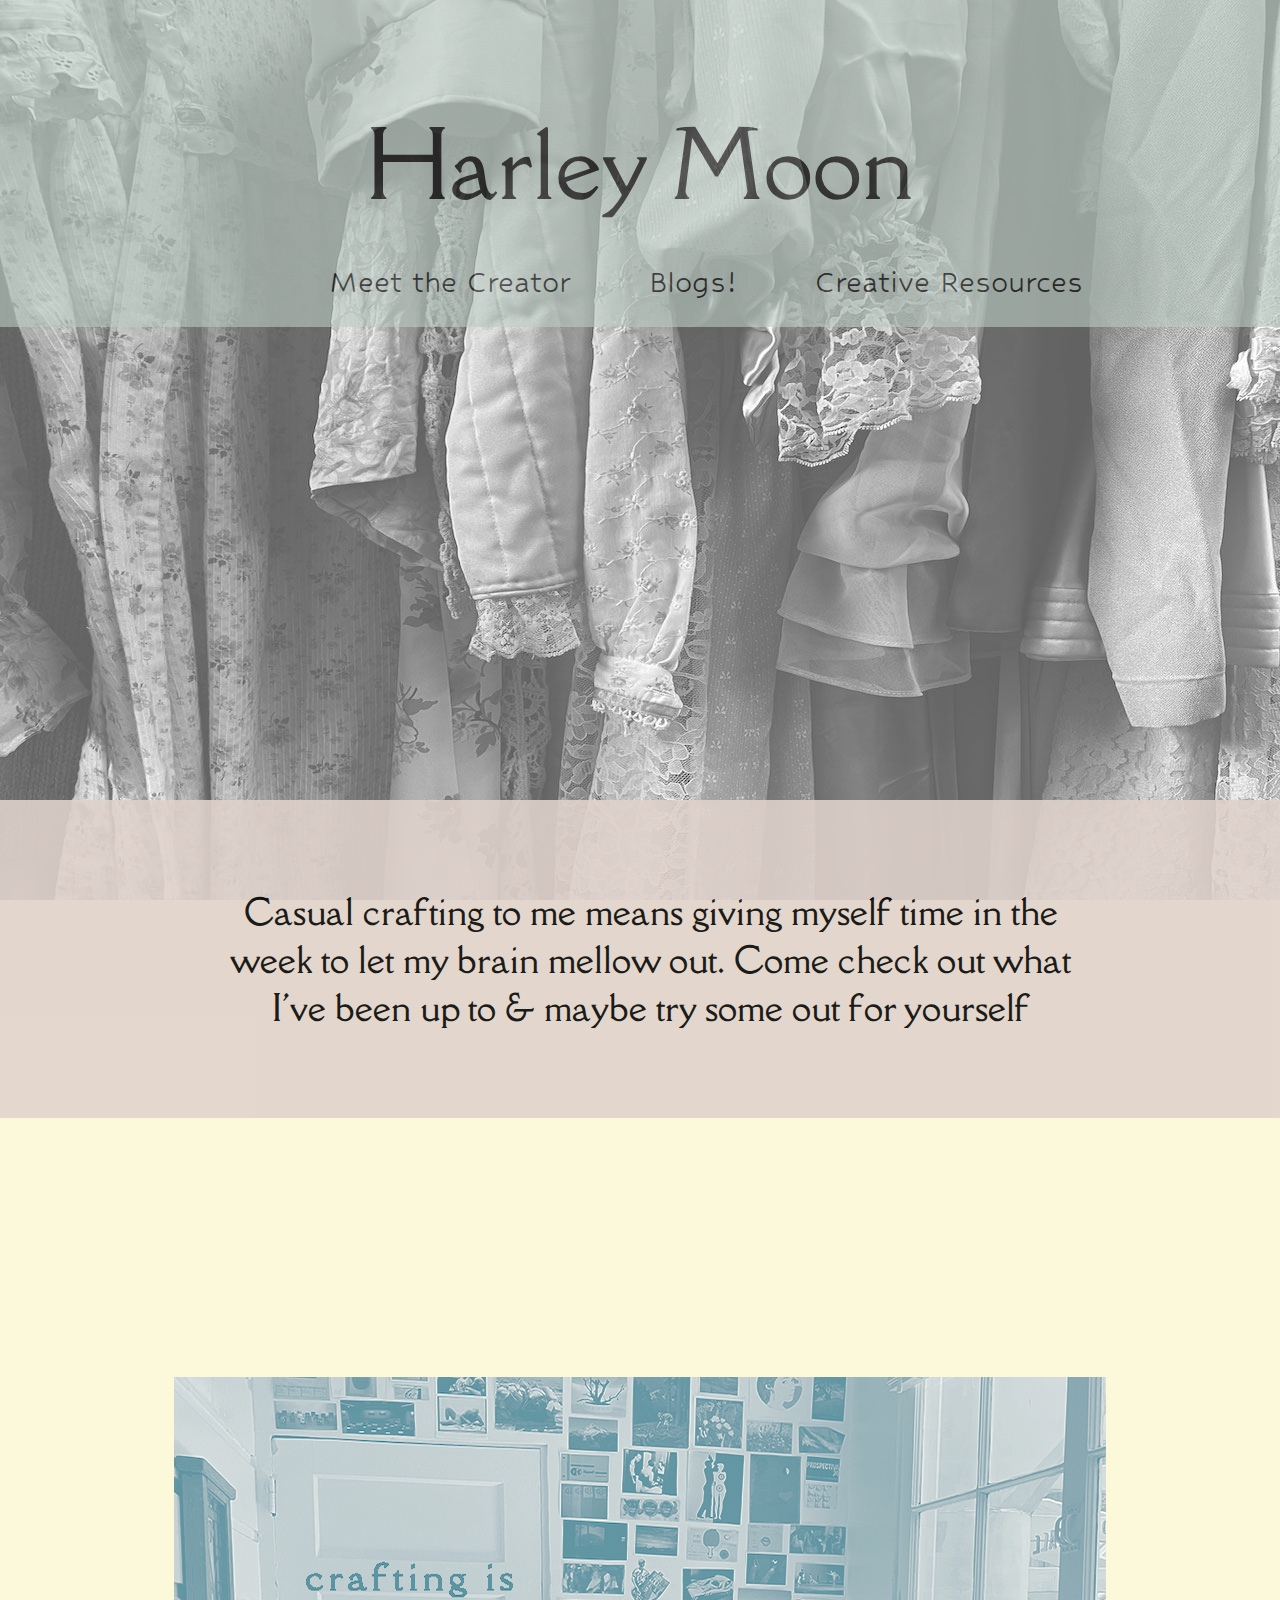
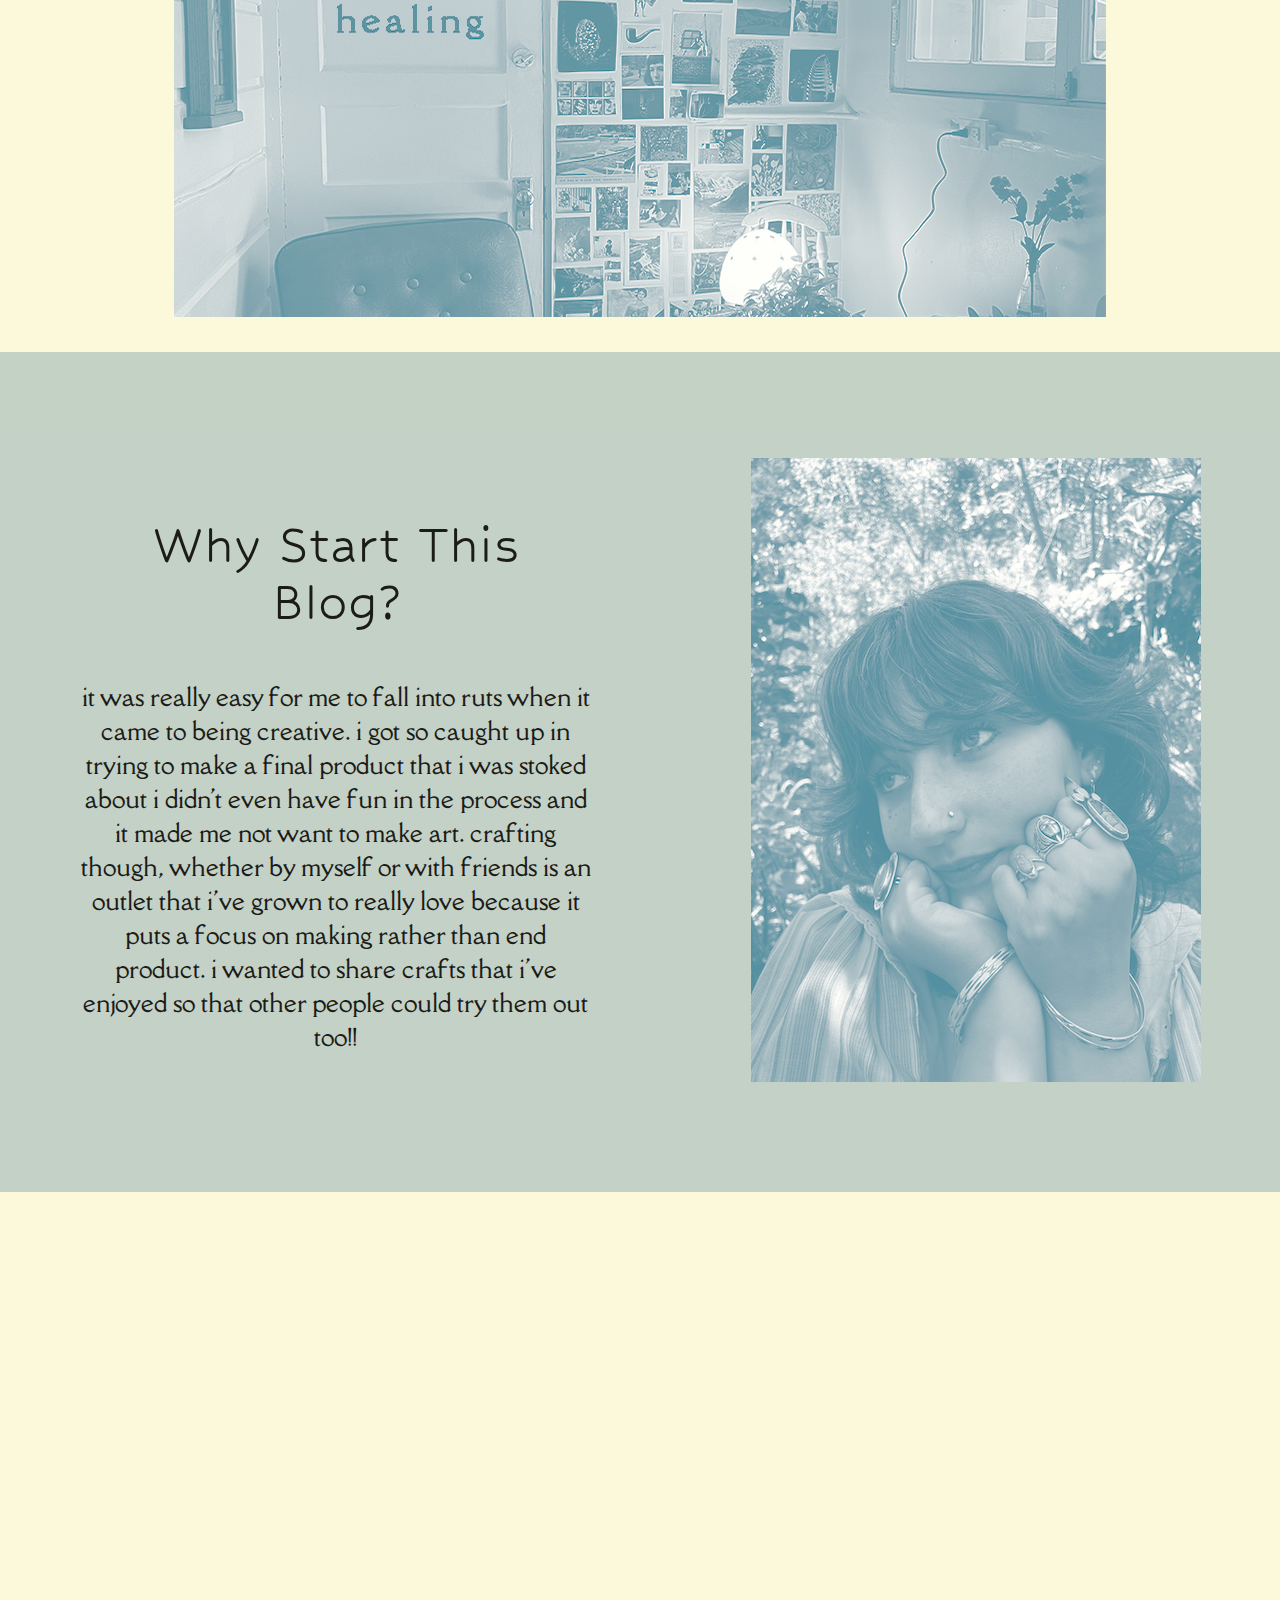
<file: index.html>
<!DOCTYPE html>
<html lang="en">
<head>
    <meta charset="UTF-8">
    <title>Harley Moon Blogs</title>
    <link rel="stylesheet" href="css/mainwebsite.css">
    <link rel="preconnect" href="https://fonts.googleapis.com">
    <link rel="preconnect" href="https://fonts.gstatic.com" crossorigin>
    <link href="https://fonts.googleapis.com/css2?family=Amarante&family=Cardo:ital,wght@0,400;0,700;1,400&family=Cormorant+Garamond:ital,wght@0,300;0,400;0,500;0,600;0,700;1,300;1,400;1,500;1,600;1,700&family=Dancing+Script:wght@400..700&family=Della+Respira&family=Ewert&family=Shadows+Into+Light&display=swap" rel="stylesheet">
    <link href="https://fonts.googleapis.com/css2?family=Hubballi&display=swap" rel="stylesheet">
    <link rel="preconnect" href="https://fonts.googleapis.com">
    <link rel="preconnect" href="https://fonts.gstatic.com" crossorigin>
    <link href="https://fonts.googleapis.com/css2?family=Amarante&family=Cardo:ital,wght@0,400;0,700;1,400&family=Cormorant+Garamond:ital,wght@0,300;0,400;0,500;0,600;0,700;1,300;1,400;1,500;1,600;1,700&family=Dancing+Script:wght@400..700&family=Della+Respira&family=Ewert&family=Hubballi&family=Shadows+Into+Light&display=swap" rel="stylesheet">
</head>
<body> 
    <header>
        <div class="firstsection">
            <div class="dressbackground">
                <div class="headerrectangle">
                    <h1>Harley Moon</h1>
                    <div class="navs">
                        <div class="meetcreator">
                            <a href="meetthecreator/meetcreator.html" target="creator">Meet the Creator</a>
                        </div>
                        <div class="blogs">
                            <a href="blog_1/blog_1.html" target="blog1">Blogs!</a>
                        </div>
                        <div class="creativesources">
                            <a href="creativeresources/creativeresources.html" target="resources">Creative Resources</a>
                        </div>
                    </div>
                </div>
            </div>
            <div class="secondrectangle"> 
                <p>Casual crafting to me means giving myself time in the week to let my brain mellow out. Come check out what I've been up to & maybe try some out for yourself</p>
            </div>
        </div>
    </header>

    <section>
        <div class="yellowsection"> 
            <img src="img/mainpagebanner.png" alt="crafting is healing photo">
        </div>    
    </section>
    

    <section class="greensection"> <!-- flexbox parent-->
       
        <div class="blogblurb"> <!-- article one-->
            
            <h2>Why Start This Blog?</h2>
       
       
            <p>it was really easy for me to fall into ruts when it came to being creative. i got so caught up in trying to make a final product that i was stoked about i didn't even have fun in the process and it made me not want to make art. crafting though, whether by myself or with friends is an outlet that i've grown to really love because it puts a focus on making rather than end product. i wanted to share crafts that i've enjoyed so that other people could try them out too!!</p>
        </div>

        <div class="handsonface"> <!-- article two-->
            <img src="img/facetight.png" alt="girl with hands on face">
        </div>
    </section>
    

    <div class="girlinwindow"> 
    </div>

</body>
</html>
</file>
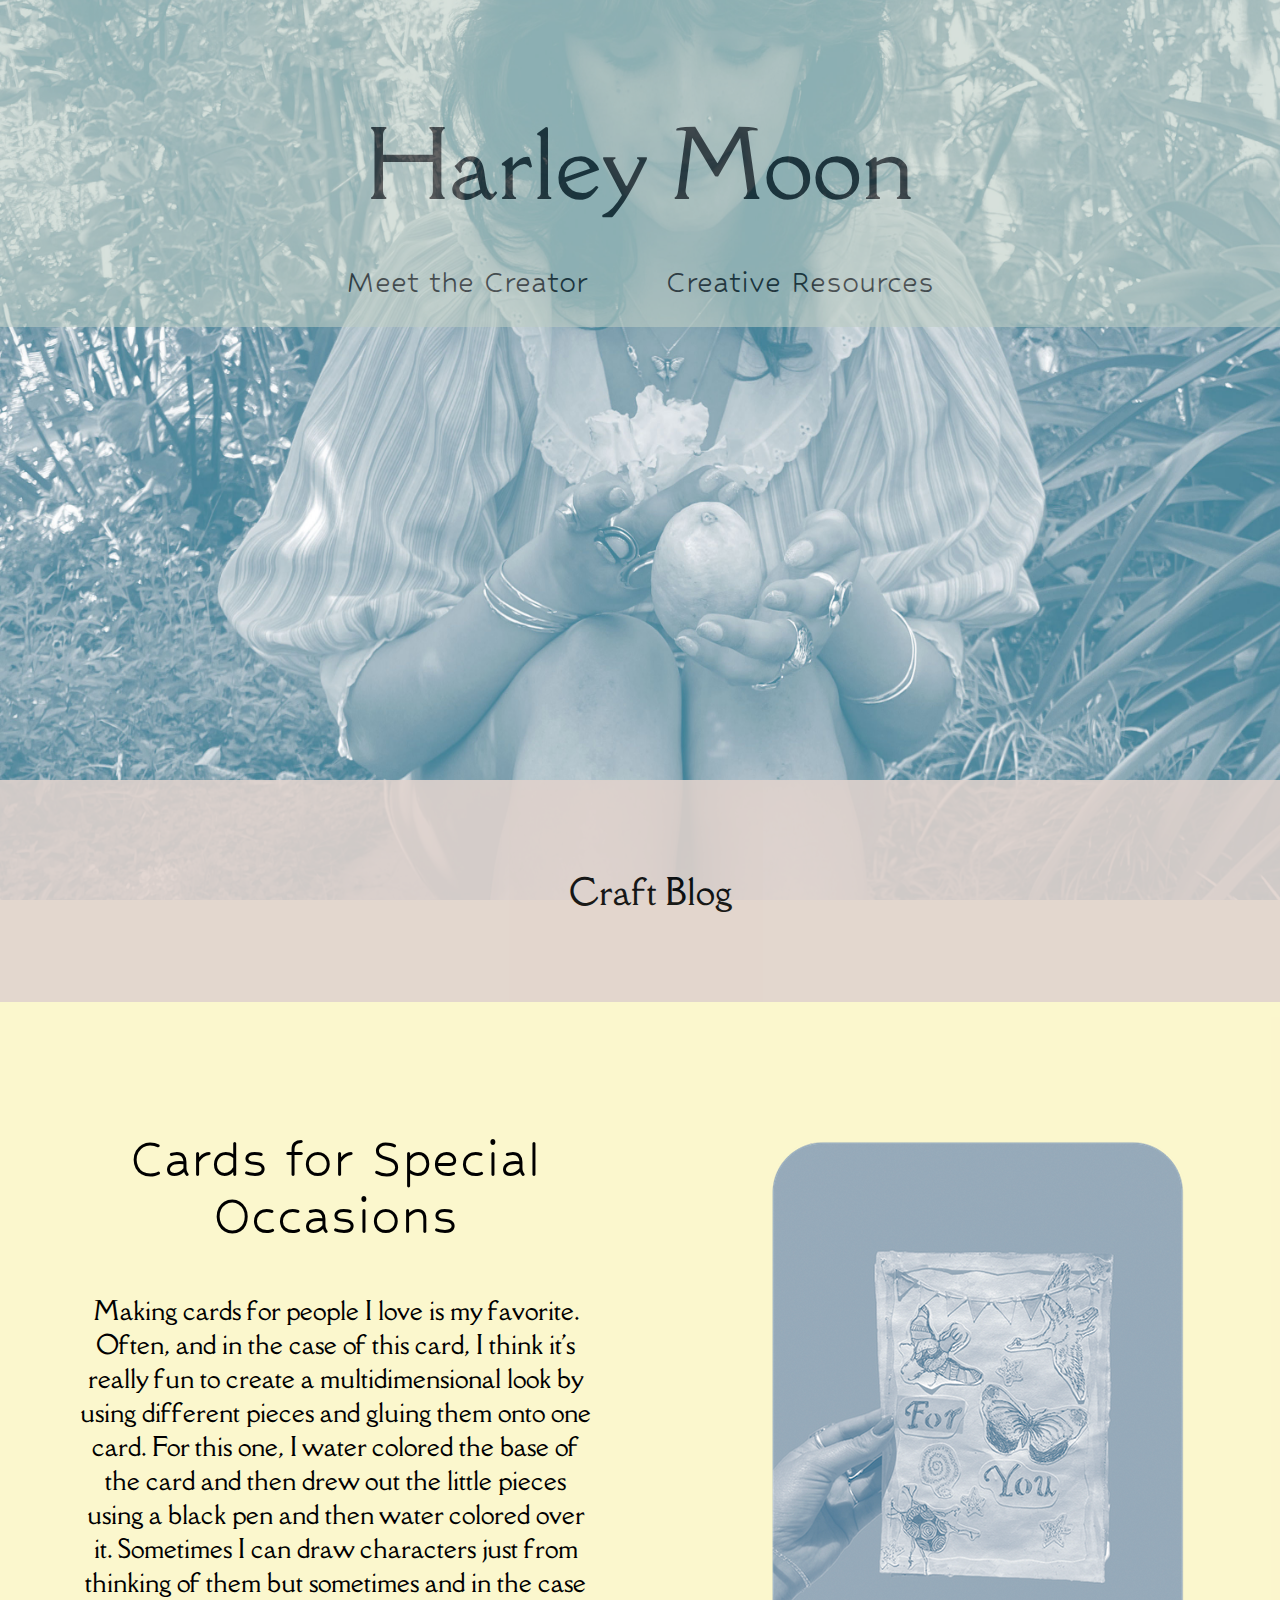
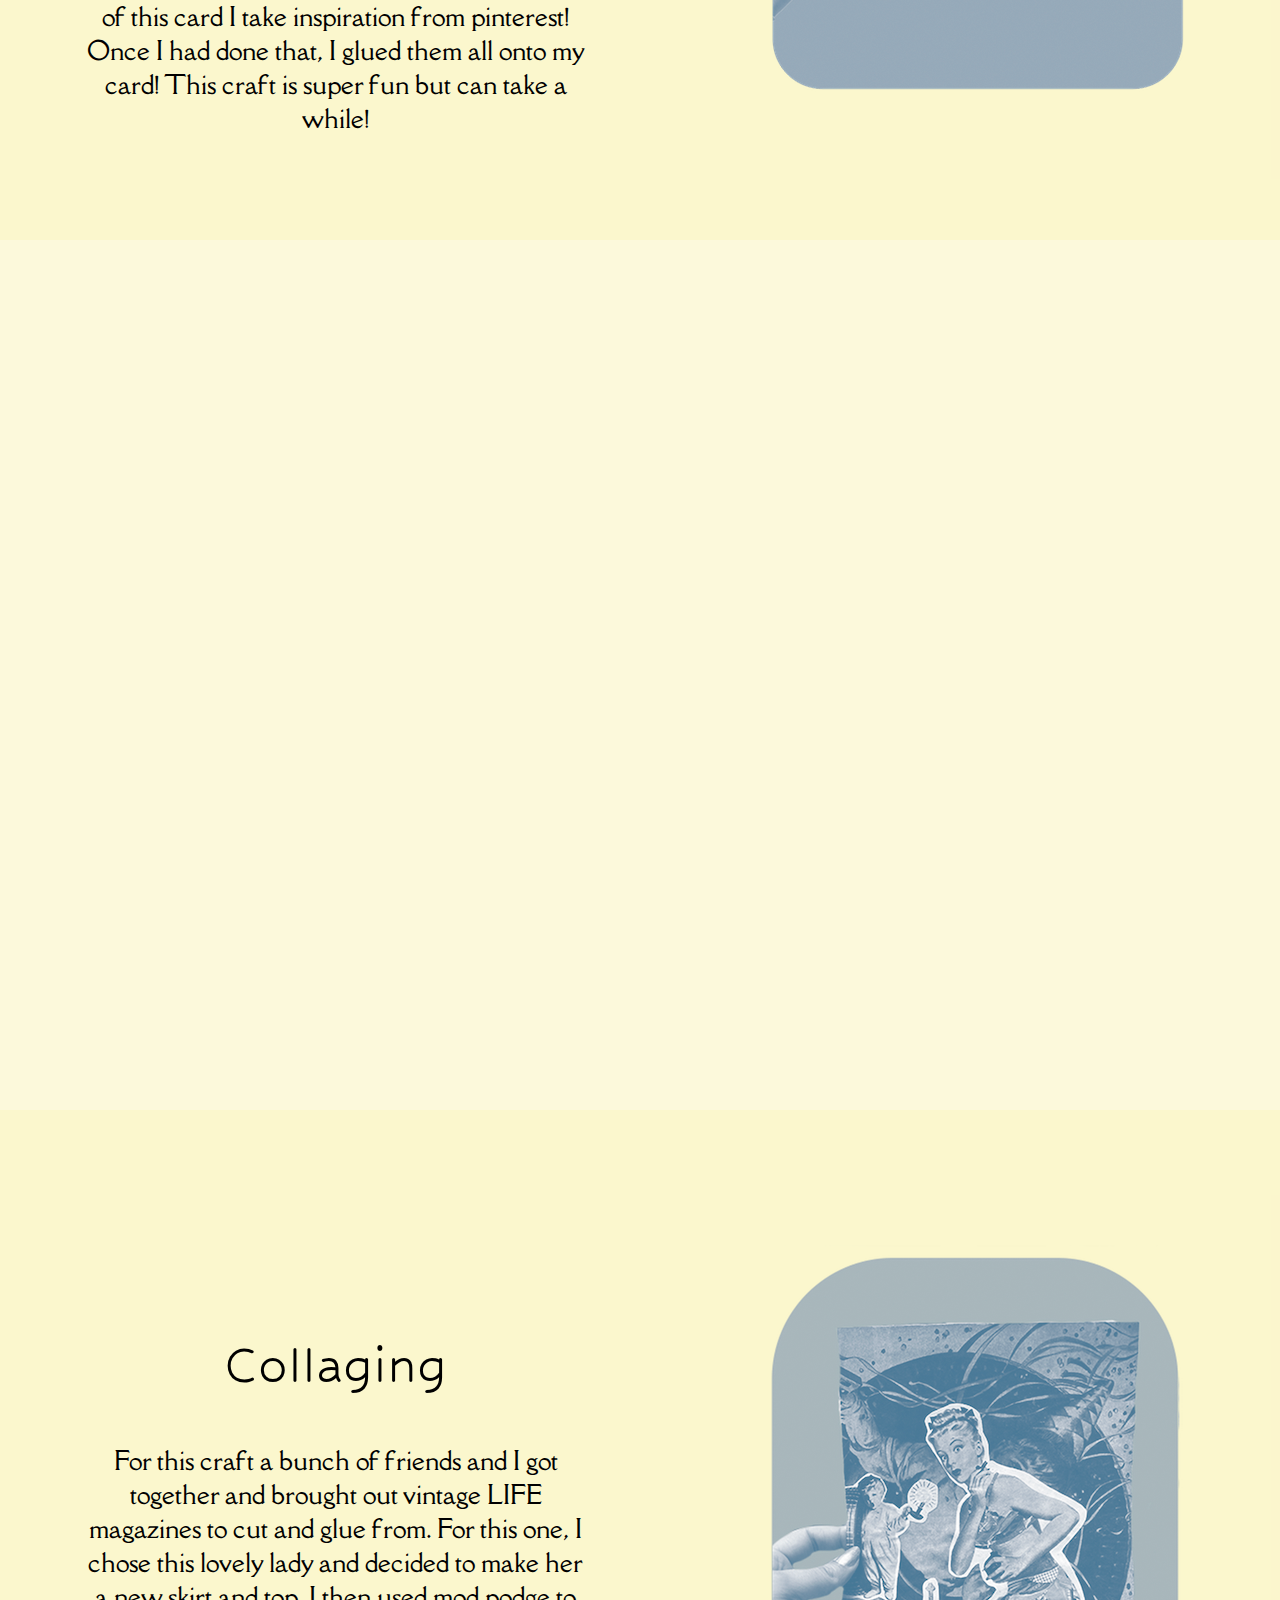
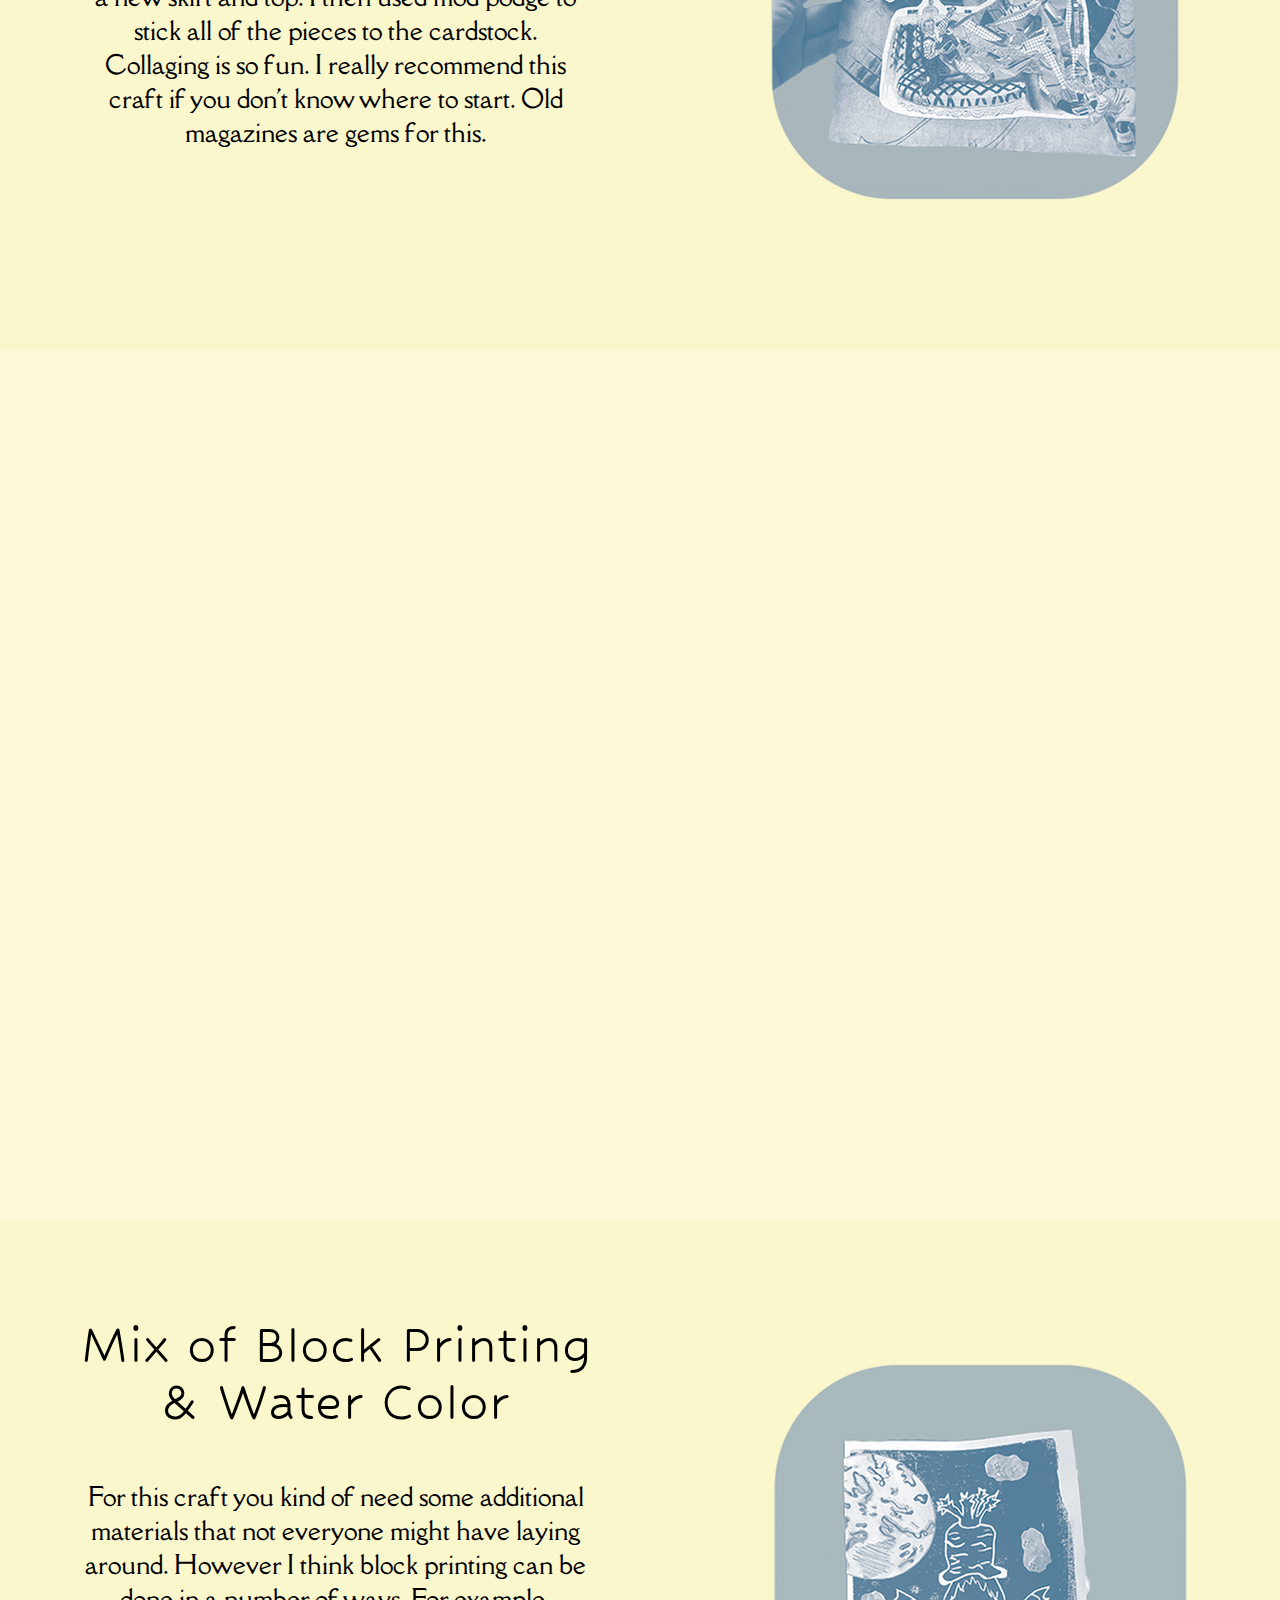
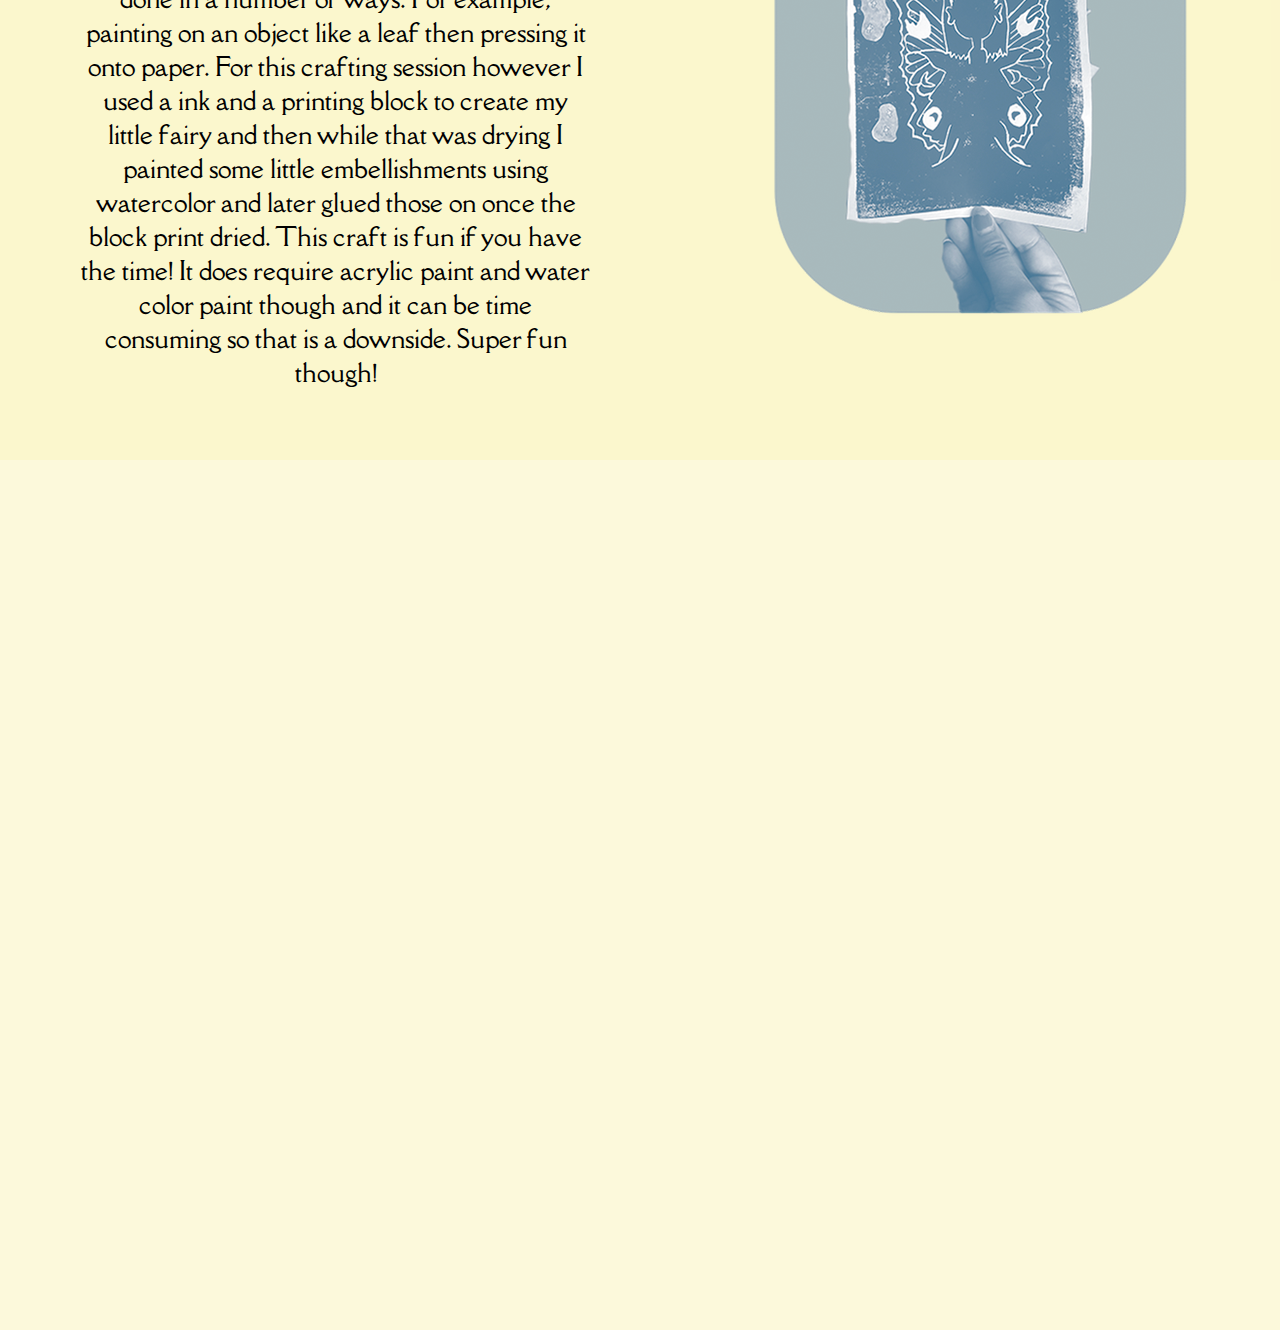
<file: blog_1/blog_1.html>
<!DOCTYPE html>
<html lang="en">
<head>
    <meta charset="UTF-8">
    <title>Harley Moon Blogs</title>
    <link rel="stylesheet" href="css/blog1.css">
    <link rel="preconnect" href="https://fonts.googleapis.com">
    <link rel="preconnect" href="https://fonts.gstatic.com" crossorigin>
    <link href="https://fonts.googleapis.com/css2?family=Amarante&family=Cardo:ital,wght@0,400;0,700;1,400&family=Cormorant+Garamond:ital,wght@0,300;0,400;0,500;0,600;0,700;1,300;1,400;1,500;1,600;1,700&family=Dancing+Script:wght@400..700&family=Della+Respira&family=Ewert&family=Shadows+Into+Light&display=swap" rel="stylesheet">
    <link href="https://fonts.googleapis.com/css2?family=Hubballi&display=swap" rel="stylesheet">
    <link rel="preconnect" href="https://fonts.googleapis.com">
    <link rel="preconnect" href="https://fonts.gstatic.com" crossorigin>
    <link href="https://fonts.googleapis.com/css2?family=Amarante&family=Cardo:ital,wght@0,400;0,700;1,400&family=Cormorant+Garamond:ital,wght@0,300;0,400;0,500;0,600;0,700;1,300;1,400;1,500;1,600;1,700&family=Dancing+Script:wght@400..700&family=Della+Respira&family=Ewert&family=Hubballi&family=Shadows+Into+Light&display=swap" rel="stylesheet">
</head>
<body> 
    
<!-- TITLE SECTION OF BLOG -->
    <header>
        <div class="firstsection">
            <div class="lemongirl">
                <div class="headerrectangle">
                    <a href="../index.html" target="creator">
                        <h1>Harley Moon</h1>
                    </a>
<!-- END OF TITLE SECTION OF BLOG -->

<!-- NAV SECTION OF BLOG -->
                    <div class="navs">
                        <div class="meetcreator">
                            <a href="../meetthecreator/meetcreator.html" target="creator">Meet the Creator</a>
                        </div>
                        <div class="creativesources">
                            <a href="../creativeresources/creativeresources.html" target="resources">Creative Resources</a>
                        </div>
                    </div>
                </div>
            </div>
<!-- END OF NAV SECTION OF BLOG -->

<!-- TITLE SECTION OF BLOG -->
            <div class="secondrectangle"> 
                <p>Craft Blog</p>
            </div>
        </div>
<!-- END OF TITLE SECTION OF BLOG -->
    </header>

<!-- CARD SECTION OF BLOG -->
    <section class="greensection"> 
       
        <div class="blogblurb"> 
            
            <h2>Cards for Special Occasions</h2>
       
       
            <p> Making cards for people I love is my favorite. Often, and in the case of this card, I think it's really fun to create a multidimensional look by using different pieces and gluing them onto one card. For this one, I water colored the base of the card and then drew out the little pieces using a black pen and then water colored over it. Sometimes I can draw characters just from thinking of them but sometimes and in the case of this card I take inspiration from pinterest! Once I had done that, I glued them all onto my card! This craft is super fun but can take a while! </p>
        </div>

        <div class="cardsprite"> 
        </div>
    </section>
    

    <div class="trees"> 
    </div>
<!-- END OF CARD SECTION OF BLOG -->

<!-- COLLAGE SECTION OF BLOG -->
    <section class="greensection"> 
       
        <div class="blogblurb"> 
            
            <h2>Collaging</h2>
       
       
            <p> For this craft a bunch of friends and I got together and brought out vintage LIFE magazines to cut and glue from. For this one, I chose this lovely lady and decided to make her a new skirt and top. I then used mod podge to stick all of the pieces to the cardstock. Collaging is so fun. I really recommend this craft if you don't know where to start. Old magazines are gems for this. </p>
        </div>

        <div class="collagesprite">
        </div>
    </section>

    <div class="girlinwindow"> 
    </div>
<!-- END OF COLLAGE SECTION OF BLOG -->

<!-- BLOCK PRINTING SECTION OF BLOG -->
    <section class="greensection"> 
       
        <div class="blogblurb"> 
            
            <h2>Mix of Block Printing & Water Color </h2>
       
       
            <p> For this craft you kind of need some additional materials that not everyone might have laying around. However I think block printing can be done in a number of ways. For example, painting on an object like a leaf then pressing it onto paper. 

            For this crafting session however I used a ink and a printing block to create my little fairy and then while that was drying I painted some little embellishments using watercolor and later glued those on once the block print dried.

            This craft is fun if you have the time! It does require acrylic paint and water color paint though and it can be time consuming so that is a downside. Super fun though!
            </p>
        </div>

        <div class="blockprintsprite"> 
        </div>
    </section>

    <div class="bed"> 
    </div>

<!-- END OF BLOCK PRINTING SECTION OF BLOG -->

</body>
</html>
</file>
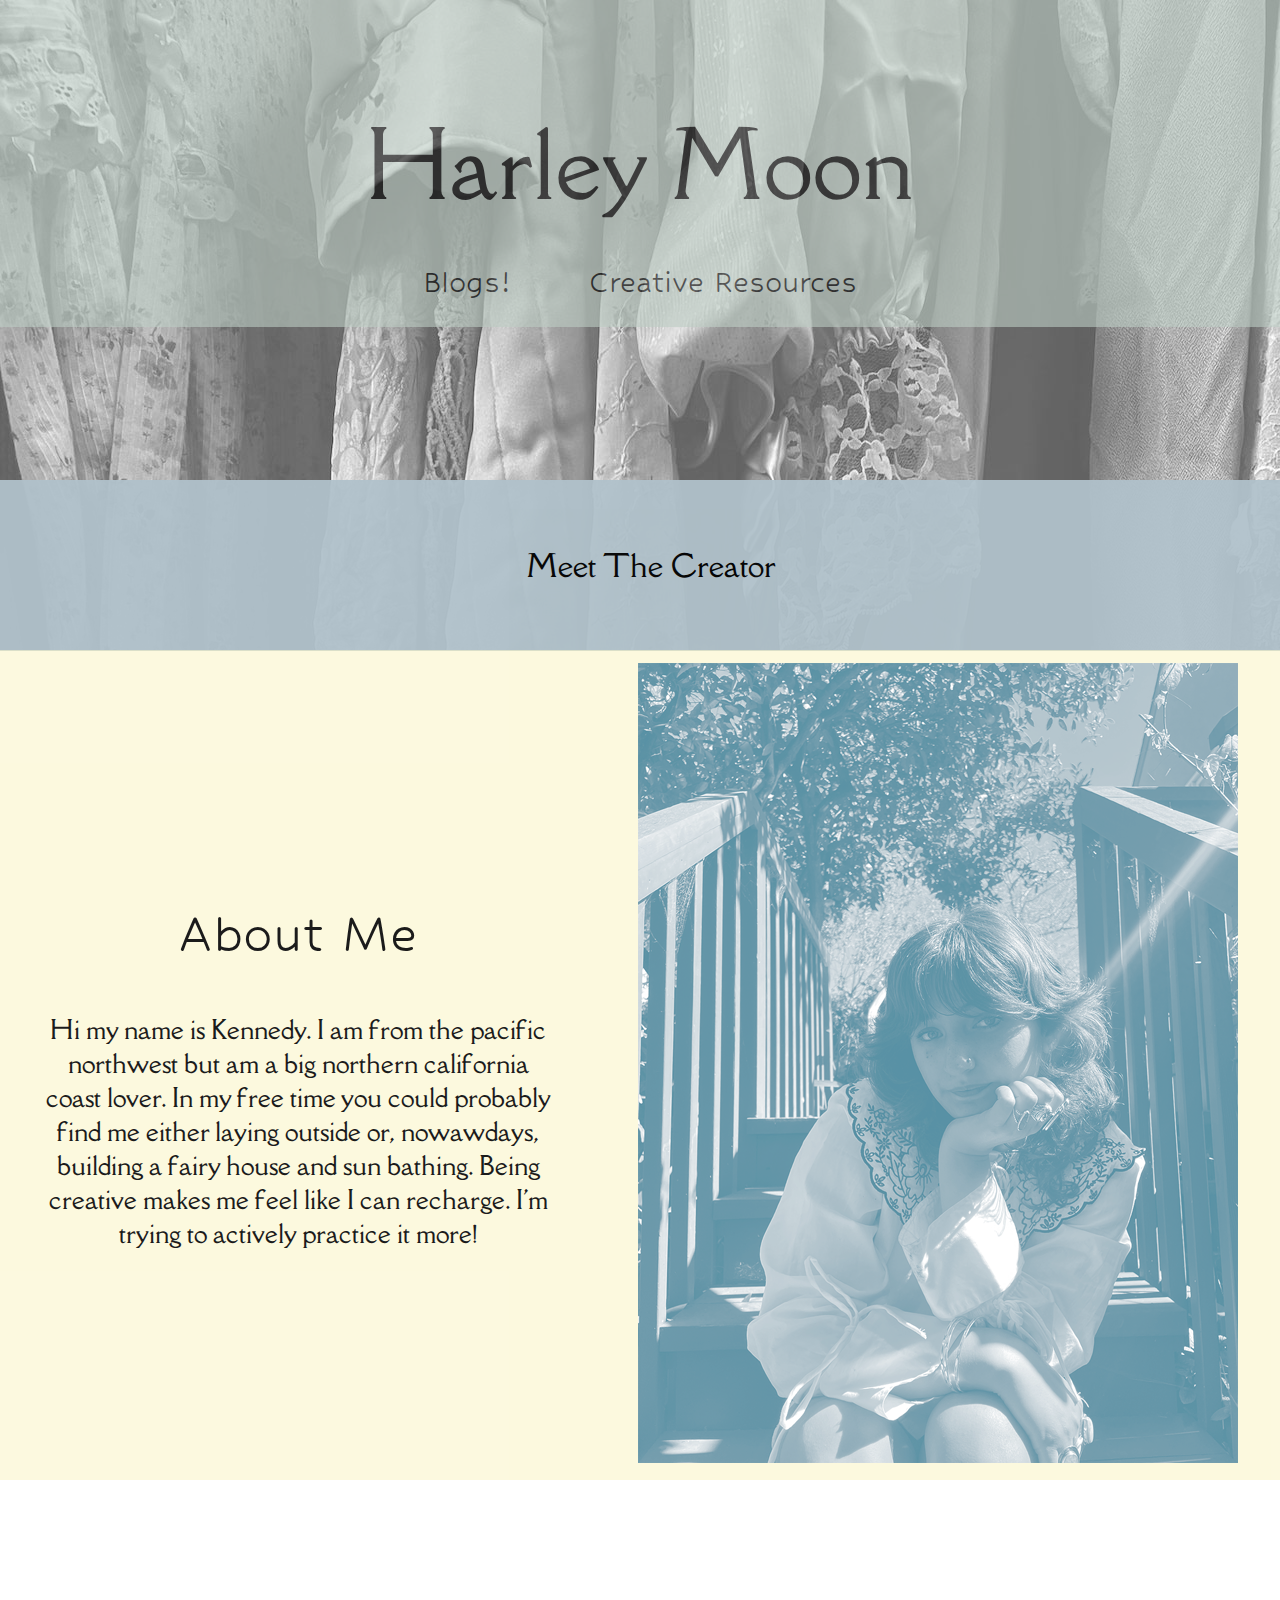
<file: meetthecreator/meetcreator.html>
<!DOCTYPE html>
<html lang="en">
<head>
    <meta charset="UTF-8">
    <title>Harley Moon Blogs</title>
    <link rel="stylesheet" href="css/creator.css">
    <link rel="preconnect" href="https://fonts.googleapis.com">
    <link rel="preconnect" href="https://fonts.gstatic.com" crossorigin>
    <link href="https://fonts.googleapis.com/css2?family=Amarante&family=Cardo:ital,wght@0,400;0,700;1,400&family=Cormorant+Garamond:ital,wght@0,300;0,400;0,500;0,600;0,700;1,300;1,400;1,500;1,600;1,700&family=Dancing+Script:wght@400..700&family=Della+Respira&family=Ewert&family=Shadows+Into+Light&display=swap" rel="stylesheet">
    <link href="https://fonts.googleapis.com/css2?family=Hubballi&display=swap" rel="stylesheet">
    <link rel="preconnect" href="https://fonts.googleapis.com">
    <link rel="preconnect" href="https://fonts.gstatic.com" crossorigin>
    <link href="https://fonts.googleapis.com/css2?family=Amarante&family=Cardo:ital,wght@0,400;0,700;1,400&family=Cormorant+Garamond:ital,wght@0,300;0,400;0,500;0,600;0,700;1,300;1,400;1,500;1,600;1,700&family=Dancing+Script:wght@400..700&family=Della+Respira&family=Ewert&family=Hubballi&family=Shadows+Into+Light&display=swap" rel="stylesheet">
</head>
<body> 
    <header>
        <div class="firstsection">
            <div class="dressbackground">
                <div class="headerrectangle">
                    <a href="../index.html" target="creator">
                        <h1>Harley Moon</h1>
                    </a>
                    <div class="navs">
                        <div class="blogs">
                            <a href="../blog_1/blog_1.html" target="blog1">Blogs!</a>
                        </div>
                        <div class="creativesources">
                            <a href="../creativeresources/creativeresources.html" target="resources">Creative Resources</a>
                        </div>
                    </div>
                </div> 
            </div>
        </div>
    </header>
    
    <div class="secondrectangle"> 
        <p>Meet The Creator</p>
    </div>
    

    <section class="greensection"> <!-- flexbox parent-->
       
        <div class="blogblurb"> <!-- article one-->
            
            <h2>About Me</h2>
       
       
            <p>Hi my name is Kennedy. I am from the pacific northwest but am a big northern california coast lover. In my free time you could probably find me either laying outside or, nowawdays, building a fairy house and sun bathing. Being creative makes me feel like I can recharge. I'm trying to actively practice it more!</p>
        </div>

        <div class="handsonface"> <!-- article two-->
            <img src="../meetthecreator/img/creator.png" alt="bio pic">
        </div>
    </section>
    

    <div class="trees"> 
    </div>

</body>
</html>
</file>
<file: css/mainwebsite.css>
body {
    background-color: #faf5c59e;
    margin: 0;
}

.firstsection {
    position: relative;
}

.dressbackground {
    background-image: url(../img/dressesnew.jpg);
    width: 100%;
    height: 1342px;
    background-attachment: fixed;
  /*  flex-shrink: 0;
    position: relative; */
}

.headerrectangle {
    width: 100%;
    height: 327px;
    opacity: 0.6;
    background: #BDCDC4;
    text-align: center;
    display: flex;
    justify-content: space-around;
    align-items: center;
    position: absolute;
    top: 0;
    left: 0;
    z-index: 999;
    
}

.headerrectangle h1 {
    color: #000;
    font-family: "Della Respira";
    font-size: 90px;
    font-style: normal;
    font-weight: 500;
    line-height: normal;
    margin: 0;
}

.navs {
    display: flex;
    position: absolute;
    top: 265px;
    left: 290px;
    right: 0px;
    z-index: 999;
}

.navs > div {
    margin: 0 39px;
}

.navs a {
    text-align: center;
    text-decoration: none;
    color: #000;
    font-family: Hubballi;
    font-size: 35px;
    font-style: normal;
    font-weight: 400;
    line-height: normal;
    transition: color 0.3s ease; /* Adding transition for smooth effect */
}

.navs a:hover {
    color: white; /* Change the color to your desired hover color */
}

.secondrectangle {
    width: 100%;
    position: absolute;
    top: 800px;
    left: 0;
    background-color: #e0d2cc;
    opacity: 0.89;
    padding-top: 52px;
    padding-bottom: 52px;
}

.secondrectangle p {
    /*position: absolute;
    width: 1039px;
    height: 367px; */
    top: 87px;
    font-family: "Della Respira", Helvetia;
    font-weight: 400;
    color: #000;
    font-size: 35px;
    margin-left: 211px;
    margin-right: 190px;
    text-align: center;
    letter-spacing: 0;
}

.yellowsection {
    display: flex;
    flex-direction: column;
    justify-content: center;
    align-items: center;
    padding-top: 35px;
    padding-bottom: 35px;
    opacity: 0.89;
}





h2 {
    color: #000;
    font-family: Hubballi;
    font-size: 60px;
    font-style: normal;
    font-weight: 400;
    line-height: normal;

}

.blogblurb {
    color: #000;
    font-family: "Della Respira";
    font-size: 25px;
    font-style: normal;
    font-weight: 500;
    width: 40%;
    text-align: center;
}
 

.greensection {
   /* top: 1050px;
    margin-top: 1000px; */
    display: flex;
    flex-direction: row;
    justify-content: space-around;
    align-items: center;
    width: 100%;
    height: 840px;
    /* position: absolute; */
    background-color:#BDCDC4; 
    opacity: 0.89;
}


.girlinwindow {
    background-image: url(../img/girlinwindo.jpg);
    width: 100%;
    height: 1342px;
    background-attachment: fixed;
    background-repeat: no-repeat;
    background-size: cover;
}
</file>
<file: blog_1/css/blog1.css>
body {
    background-color: #faf5c59e;
    margin: 0;
}

.firstsection {
    position: relative;
}


.lemongirl {
    background-image: url(../img/bluelemongir.jpg);
    background-size: cover; /* This will make the background image cover the entire container */
    background-position: center; /* This will center the background image */
    width: 100%; /* Adjust the width as per your preference */
    height: 1000px;
    background-attachment: fixed;
    margin: 0 auto; /* This will horizontally center the element */
}

.headerrectangle {
    width: 100%;
    height: 327px;
    opacity: 0.6;
    background: #BDCDC4;
    text-align: center;
    display: flex;
    justify-content: space-around;
    align-items: center;
    position: absolute;
    top: 0;
    left: 0;
    z-index: 999;
    
}

.headerrectangle h1 {
    color: #000;
    font-family: "Della Respira";
    font-size: 90px;
    font-style: normal;
    font-weight: 500;
    line-height: normal;
    margin: 0;
    transition: color 0.3s ease; /* Adding transition for smooth effect */
    align-items: center;
}

.headerrectangle h1:hover {
    color: white; /* Change the color to your desired hover color */
}

.headerrectangle a {
    text-decoration: none; /* Remove underline */
    color: inherit; /* Inherit color from parent */
}
.navs {
    display: flex;
    position: absolute;
    top: 265px;
    text-align: center;
    z-index: 999;
}

.navs > div {
    margin: 0 39px;
}

.navs a {
    text-align: center;
    text-decoration: none;
    color: #000;
    font-family: Hubballi;
    font-size: 35px;
    font-style: normal;
    font-weight: 400;
    line-height: normal;
    transition: color 0.3s ease; /* Adding transition for smooth effect */
}

.navs a:hover {
    color: white; /* Change the color to your desired hover color */
}

.secondrectangle {
    width: 100%;
    position: absolute;
    top: 780px;
    left: 0;
    background-color: #e0d2cc;
    opacity: 0.89;
    padding-top: 52px;
    padding-bottom: 52px;
}

.secondrectangle p {
    /*position: absolute;
    width: 1039px;
    height: 367px; */
    top: 87px;
    font-family: "Della Respira", Helvetia;
    font-weight: 400;
    color: #000;
    font-size: 35px;
    margin-left: 211px;
    margin-right: 190px;
    text-align: center;
    letter-spacing: 0;
}

/* birthday crown blog */
.yellowsection {
    display: flex;
    justify-content: space-between;
    margin-left: 195px;
    margin-right: 215px;
}

.yellowsection .creativespaces,
.yellowsection .creativetools {
    display: inline-block;
    margin-top: 58px;
    margin-bottom: 20px;
}

h2 {
    color: #000;
    font-family: Hubballi;
    font-size: 60px;
    font-style: normal;
    font-weight: 400;
    line-height: normal;

}

.blogblurb {
    color: #000;
    font-family: "Della Respira";
    font-size: 25px;
    font-style: normal;
    font-weight: 500;
    width: 40%;
    text-align: center;
}
 

.greensection {
   /* top: 1050px;
    margin-top: 1000px; */
    display: flex;
    flex-direction: row;
    justify-content: space-around;
    align-items: center;
    width: 100%;
    height: 840px;
    /* position: absolute; */
    background-color:#faf5c59e; 
}


.girlinwindow {
    background-image: url(../img/graytrees.jpg);
    width: 100%;
    height: 870px;
    background-attachment: fixed;
    background-repeat: no-repeat;
    background-size: cover;
}


/* card blog */

.trees {
    background-image: url(../img/graytrees.jpg);
    width: 100%;
    height: 870px;
    background-attachment: fixed;
    background-repeat: no-repeat;
    background-size: cover;
}


/* collage blog */

.bed {
    background-image: url(../img/bed.jpg);
    width: 100%;
    height: 870px;
    background-attachment: fixed;
    background-repeat: no-repeat;
    background-size: cover;
}


.cardsprite {
    height: 570px;
    width: 450px;
    background: url(../img/cardsprite.png) 0 0; /* Adjust the image path and position */
    }


.cardsprite:hover {
    background: url(../img/cardsprite.png) 0 -570px; /* Adjust the image path and hover position */
    }


.collagesprite {
    height: 570px;
    width: 450px;
    background: url(../img/collagesprite.png) 0 0; /* Adjust the image path and position */
    }


.collagesprite:hover {
    background: url(../img/collagesprite.png) 0 -570px; /* Adjust the image path and hover position */
    }


    .blockprintsprite{
        height: 570px;
        width: 450px;
        background: url(../img/blocksprite.png) 0 0; /* Adjust the image path and position */
        }
    
    
    .blockprintsprite:hover {
        background: url(../img/blocksprite.png) 0 -570px; /* Adjust the image path and hover position */
        }
</file>
<file: meetthecreator/css/creator.css>
body {
    /*   background-image: url(../img/dressesbackground.jpg);*/
    margin: 0;
}

.firstsection {
    position: relative;
}

.dressbackground {
    background-image: url(../img/dressesbackground.jpg);
    width: 100%;
    height: 650px;
    background-attachment: fixed;
  /*  flex-shrink: 0;
    position: relative; */
}

.headerrectangle {
    width: 100%;
    height: 327px;
    opacity: 0.6;
    background: #BDCDC4;
    text-align: center;
    display: flex;
    justify-content: space-around;
    align-items: center;
    position: absolute;
    top: 0;
    left: 0;
    z-index: 999;
    
}

.headerrectangle h1 {
    color: #000;
    font-family: "Della Respira";
    font-size: 90px;
    font-style: normal;
    font-weight: 500;
    line-height: normal;
    margin: 0;
    transition: color 0.3s ease; /* Adding transition for smooth effect */
    align-items: center;
}

.headerrectangle h1:hover {
    color: white; /* Change the color to your desired hover color */
}

.headerrectangle a {
    text-decoration: none; /* Remove underline */
    color: inherit; /* Inherit color from parent */
}


.navs {
    display: flex;
    position: absolute;
    top: 265px;
    align-items: center;
    z-index: 999;
}

/*  FIX THIS ON OTHER PAGES TO CENTER NAVS */

.navs > div {
    margin: 0 39px;
}

.navs a {
    text-align: center;
    text-decoration: none;
    color: #000;
    font-family: Hubballi;
    font-size: 35px;
    font-style: normal;
    font-weight: 400;
    line-height: normal;
    transition: color 0.3s ease; /* Adding transition for smooth effect */
}

.navs a:hover {
    color: white; /* Change the color to your desired hover color */
}


.secondrectangle {
    width: 100%;
    position: absolute;
    top: 480px;
    left: 0;
    background-color: #B0C1CA;
    opacity: 0.95;
    padding-top: 35px;
    padding-bottom: 35px;
}

.secondrectangle p {
    /*position: absolute;
    width: 1039px;
    height: 367px; */
    top: 87px;
    font-family: "Della Respira", Helvetia;
    font-weight: 400;
    color: #000;
    font-size: 30px;
    margin-left: 211px;
    margin-right: 190px;
    text-align: center;
    letter-spacing: 0;
}


h2 {
    color: #000;
    font-family: Hubballi;
    font-size: 60px;
    font-style: normal;
    font-weight: 400;
    line-height: normal;

}

.blogblurb {
    color: #000;
    font-family: "Della Respira";
    font-size: 25px;
    font-style: normal;
    font-weight: 500;
    width: 40%;
    text-align: center;
}
 

.greensection {
   /* top: 1050px;
    margin-top: 1000px; */
    display: flex;
    flex-direction: row;
    justify-content: space-around;
    align-items: center;
    width: 100%;
    height: 830px;
    /* position: absolute; */
    background-color:#faf5c59e; 
    opacity: 0.89;
}


.trees {
    background-image: url(../img/graytrees.jpg);
    width: 100%;
    height: 700px;
    background-attachment: fixed;
    background-repeat: no-repeat;
    background-size: cover;
}
</file>
